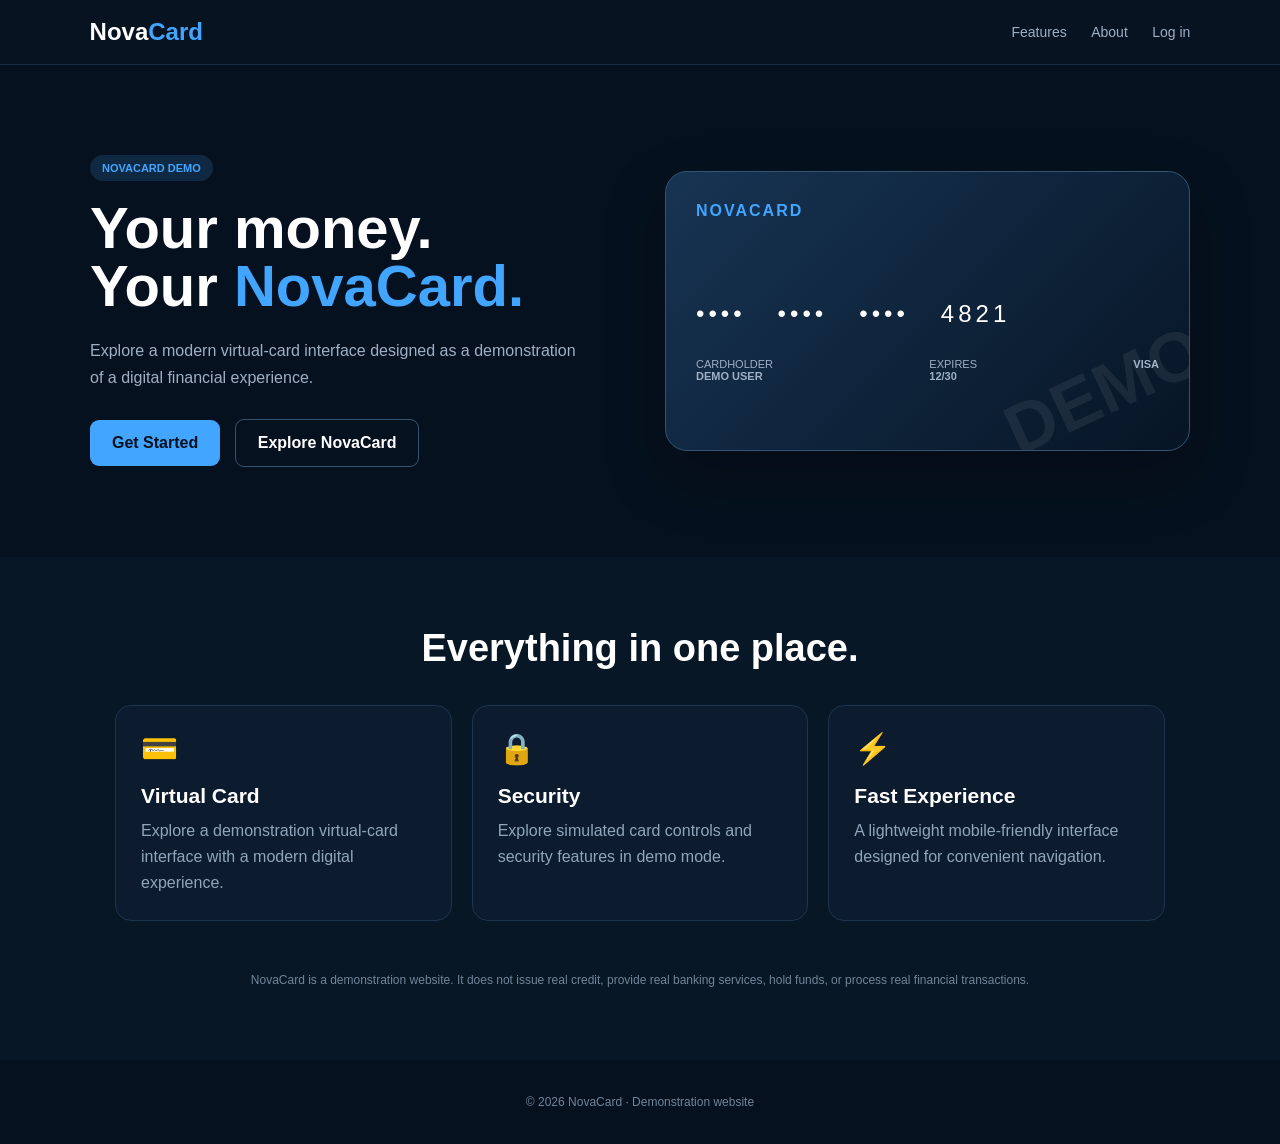
<file: index.html>
<!DOCTYPE html>
<html lang="en">
<head>
  <meta charset="UTF-8">
  <meta name="viewport" content="width=device-width, initial-scale=1.0">

  <title>NovaCard — Digital Card Demo</title>

  <style>
    * {
      box-sizing: border-box;
      margin: 0;
      padding: 0;
    }

    body {
      font-family: Arial, sans-serif;
      background: #06111f;
      color: white;
    }

    header {
      display: flex;
      justify-content: space-between;
      align-items: center;
      padding: 18px 7%;
      background: #071321;
      border-bottom: 1px solid #172a40;
    }

    .logo {
      font-size: 24px;
      font-weight: 800;
    }

    .logo span {
      color: #42a5ff;
    }

    nav a {
      color: #9eb0c4;
      text-decoration: none;
      margin-left: 20px;
      font-size: 14px;
    }

    .hero {
      width: 88%;
      max-width: 1100px;
      margin: auto;
      padding: 90px 0;
      display: grid;
      grid-template-columns: 1fr 1fr;
      gap: 50px;
      align-items: center;
    }

    .badge {
      display: inline-block;
      padding: 7px 12px;
      border-radius: 20px;
      background: #102943;
      color: #42a5ff;
      font-size: 11px;
      font-weight: bold;
      margin-bottom: 18px;
    }

    h1 {
      font-size: 58px;
      line-height: 1;
      margin-bottom: 22px;
    }

    h1 span {
      color: #42a5ff;
    }

    .description {
      color: #9eb0c4;
      line-height: 1.7;
      max-width: 500px;
    }

    .buttons {
      margin-top: 28px;
    }

    .button {
      display: inline-block;
      text-decoration: none;
      padding: 14px 22px;
      border-radius: 9px;
      font-weight: bold;
      margin-right: 10px;
    }

    .primary {
      background: #42a5ff;
      color: #06111f;
    }

    .secondary {
      border: 1px solid #315475;
      color: white;
    }

    .card {
      min-height: 280px;
      padding: 30px;
      border-radius: 22px;
      background: linear-gradient(135deg, #173453, #071525);
      border: 1px solid #315475;
      box-shadow: 0 25px 60px rgba(0,0,0,.3);
      position: relative;
      overflow: hidden;
    }

    .card::after {
      content: "DEMO";
      position: absolute;
      right: -20px;
      bottom: 20px;
      transform: rotate(-25deg);
      color: rgba(255,255,255,.07);
      font-size: 70px;
      font-weight: bold;
    }

    .card-name {
      color: #42a5ff;
      font-weight: bold;
      letter-spacing: 2px;
    }

    .number {
      margin-top: 80px;
      font-size: 24px;
      letter-spacing: 4px;
    }

    .card-info {
      display: flex;
      justify-content: space-between;
      margin-top: 30px;
      color: #9eb0c4;
      font-size: 11px;
    }

    .features {
      background: #081726;
      padding: 70px 7%;
      text-align: center;
    }

    .features h2 {
      font-size: 38px;
      margin-bottom: 35px;
    }

    .feature-grid {
      max-width: 1050px;
      margin: auto;
      display: grid;
      grid-template-columns: repeat(3, 1fr);
      gap: 20px;
    }

    .feature {
      text-align: left;
      background: #0c1c2e;
      border: 1px solid #1c344d;
      border-radius: 16px;
      padding: 25px;
    }

    .icon {
      font-size: 30px;
      margin-bottom: 18px;
    }

    .feature h3 {
      font-size: 21px;
      margin-bottom: 10px;
    }

    .feature p {
      color: #91a5ba;
      line-height: 1.6;
    }

    .notice {
      max-width: 850px;
      margin: 50px auto 0;
      color: #71859a;
      font-size: 12px;
      line-height: 1.6;
    }

    footer {
      text-align: center;
      color: #71859a;
      padding: 35px;
      font-size: 12px;
    }

    @media (max-width: 750px) {
      .hero {
        grid-template-columns: 1fr;
        padding: 60px 0;
      }

      h1 {
        font-size: 44px;
      }

      .feature-grid {
        grid-template-columns: 1fr;
      }

      nav a {
        margin-left: 8px;
      }
    }
  </style>
</head>

<body>

<header>
  <div class="logo">Nova<span>Card</span></div>

  <nav>
    <a href="#features">Features</a>
    <a href="#about">About</a>
    <a href="account.html">Log in</a>
  </nav>
</header>

<section class="hero">

  <div>

    <div class="badge">
      NOVACARD DEMO
    </div>

    <h1>
      Your money.<br>
      Your <span>NovaCard.</span>
    </h1>

    <p class="description">
      Explore a modern virtual-card interface designed
      as a demonstration of a digital financial experience.
    </p>

    <div class="buttons">

      <a class="button primary" href="account.html">
        Get Started
      </a>

      <a class="button secondary" href="#features">
        Explore NovaCard
      </a>

    </div>

  </div>

  <div class="card">

    <div class="card-name">
      NOVACARD
    </div>

    <div class="number">
      •••• &nbsp; •••• &nbsp; •••• &nbsp; 4821
    </div>

    <div class="card-info">

      <div>
        CARDHOLDER<br>
        <strong>DEMO USER</strong>
      </div>

      <div>
        EXPIRES<br>
        <strong>12/30</strong>
      </div>

      <div>
        <strong>VISA</strong>
      </div>

    </div>

  </div>

</section>

<section class="features" id="features">

  <h2>Everything in one place.</h2>

  <div class="feature-grid">

    <div class="feature">
      <div class="icon">💳</div>
      <h3>Virtual Card</h3>
      <p>
        Explore a demonstration virtual-card interface
        with a modern digital experience.
      </p>
    </div>

    <div class="feature">
      <div class="icon">🔒</div>
      <h3>Security</h3>
      <p>
        Explore simulated card controls and
        security features in demo mode.
      </p>
    </div>

    <div class="feature">
      <div class="icon">⚡</div>
      <h3>Fast Experience</h3>
      <p>
        A lightweight mobile-friendly interface
        designed for convenient navigation.
      </p>
    </div>

  </div>

  <div class="notice" id="about">
    NovaCard is a demonstration website. It does not issue
    real credit, provide real banking services, hold funds,
    or process real financial transactions.
  </div>

</section>

<footer>
  © 2026 NovaCard · Demonstration website
</footer>

</body>
  </html>
</file>
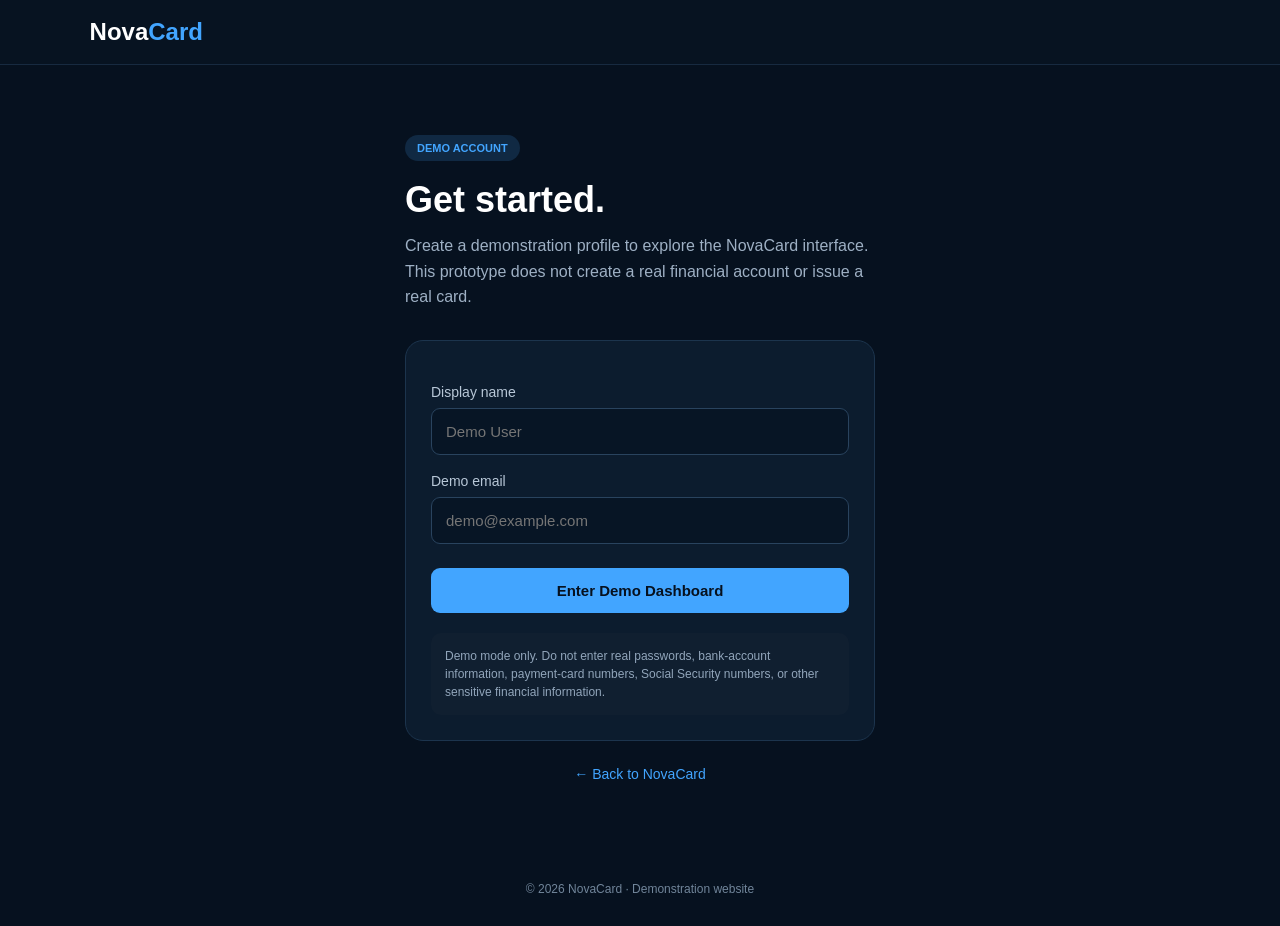
<file: account.html>
<!DOCTYPE html>
<html lang="en">
<head>
  <meta charset="UTF-8">
  <meta name="viewport" content="width=device-width, initial-scale=1.0">

  <title>NovaCard — Demo Account</title>

  <style>
    * {
      box-sizing: border-box;
      margin: 0;
      padding: 0;
    }

    body {
      font-family: Arial, sans-serif;
      background: #06111f;
      color: #fff;
      min-height: 100vh;
    }

    header {
      padding: 18px 7%;
      border-bottom: 1px solid #172a40;
      background: #071321;
    }

    .logo {
      font-size: 24px;
      font-weight: 800;
    }

    .logo span {
      color: #42a5ff;
    }

    .container {
      width: 90%;
      max-width: 470px;
      margin: 70px auto;
    }

    .badge {
      display: inline-block;
      padding: 7px 12px;
      border-radius: 20px;
      background: #102943;
      color: #42a5ff;
      font-size: 11px;
      font-weight: bold;
      margin-bottom: 18px;
    }

    h1 {
      font-size: 36px;
      margin-bottom: 12px;
    }

    .intro {
      color: #9eb0c4;
      line-height: 1.6;
      margin-bottom: 30px;
    }

    .panel {
      background: #0c1c2e;
      border: 1px solid #1c344d;
      border-radius: 18px;
      padding: 25px;
    }

    label {
      display: block;
      color: #b8c7d7;
      font-size: 14px;
      margin: 18px 0 8px;
    }

    input {
      width: 100%;
      padding: 14px;
      border-radius: 9px;
      border: 1px solid #29435e;
      background: #071525;
      color: #fff;
      outline: none;
      font-size: 15px;
    }

    input:focus {
      border-color: #42a5ff;
    }

    button {
      width: 100%;
      margin-top: 24px;
      padding: 14px;
      border: none;
      border-radius: 9px;
      background: #42a5ff;
      color: #06111f;
      font-weight: bold;
      font-size: 15px;
      cursor: pointer;
    }

    .notice {
      margin-top: 20px;
      padding: 14px;
      border-radius: 10px;
      background: #101f30;
      color: #91a5ba;
      font-size: 12px;
      line-height: 1.5;
    }

    .back {
      display: block;
      text-align: center;
      margin-top: 25px;
      color: #42a5ff;
      text-decoration: none;
      font-size: 14px;
    }

    footer {
      text-align: center;
      color: #71859a;
      padding: 30px;
      font-size: 12px;
    }
  </style>
</head>

<body>

<header>
  <div class="logo">Nova<span>Card</span></div>
</header>

<main class="container">

  <div class="badge">DEMO ACCOUNT</div>

  <h1>Get started.</h1>

  <p class="intro">
    Create a demonstration profile to explore the NovaCard
    interface. This prototype does not create a real financial
    account or issue a real card.
  </p>

  <section class="panel">

    <form id="demoForm">

      <label for="name">Display name</label>
      <input
        id="name"
        type="text"
        placeholder="Demo User"
        required
      >

      <label for="email">Demo email</label>
      <input
        id="email"
        type="email"
        placeholder="demo@example.com"
        required
      >

      <button type="submit">
        Enter Demo Dashboard
      </button>

    </form>

    <div class="notice">
      Demo mode only. Do not enter real passwords,
      bank-account information, payment-card numbers,
      Social Security numbers, or other sensitive financial
      information.
    </div>

  </section>

  <a class="back" href="index.html">
    ← Back to NovaCard
  </a>

</main>

<footer>
  © 2026 NovaCard · Demonstration website
</footer>

<script>
  document
    .getElementById("demoForm")
    .addEventListener("submit", function(event) {

      event.preventDefault();

      const name = document.getElementById("name").value.trim();

      if (!name) {
        return;
      }

      localStorage.setItem("novaDemoName", name);

      window.location.href = "dashboard.html";
    });
</script>

</body>
  </html>
</file>
